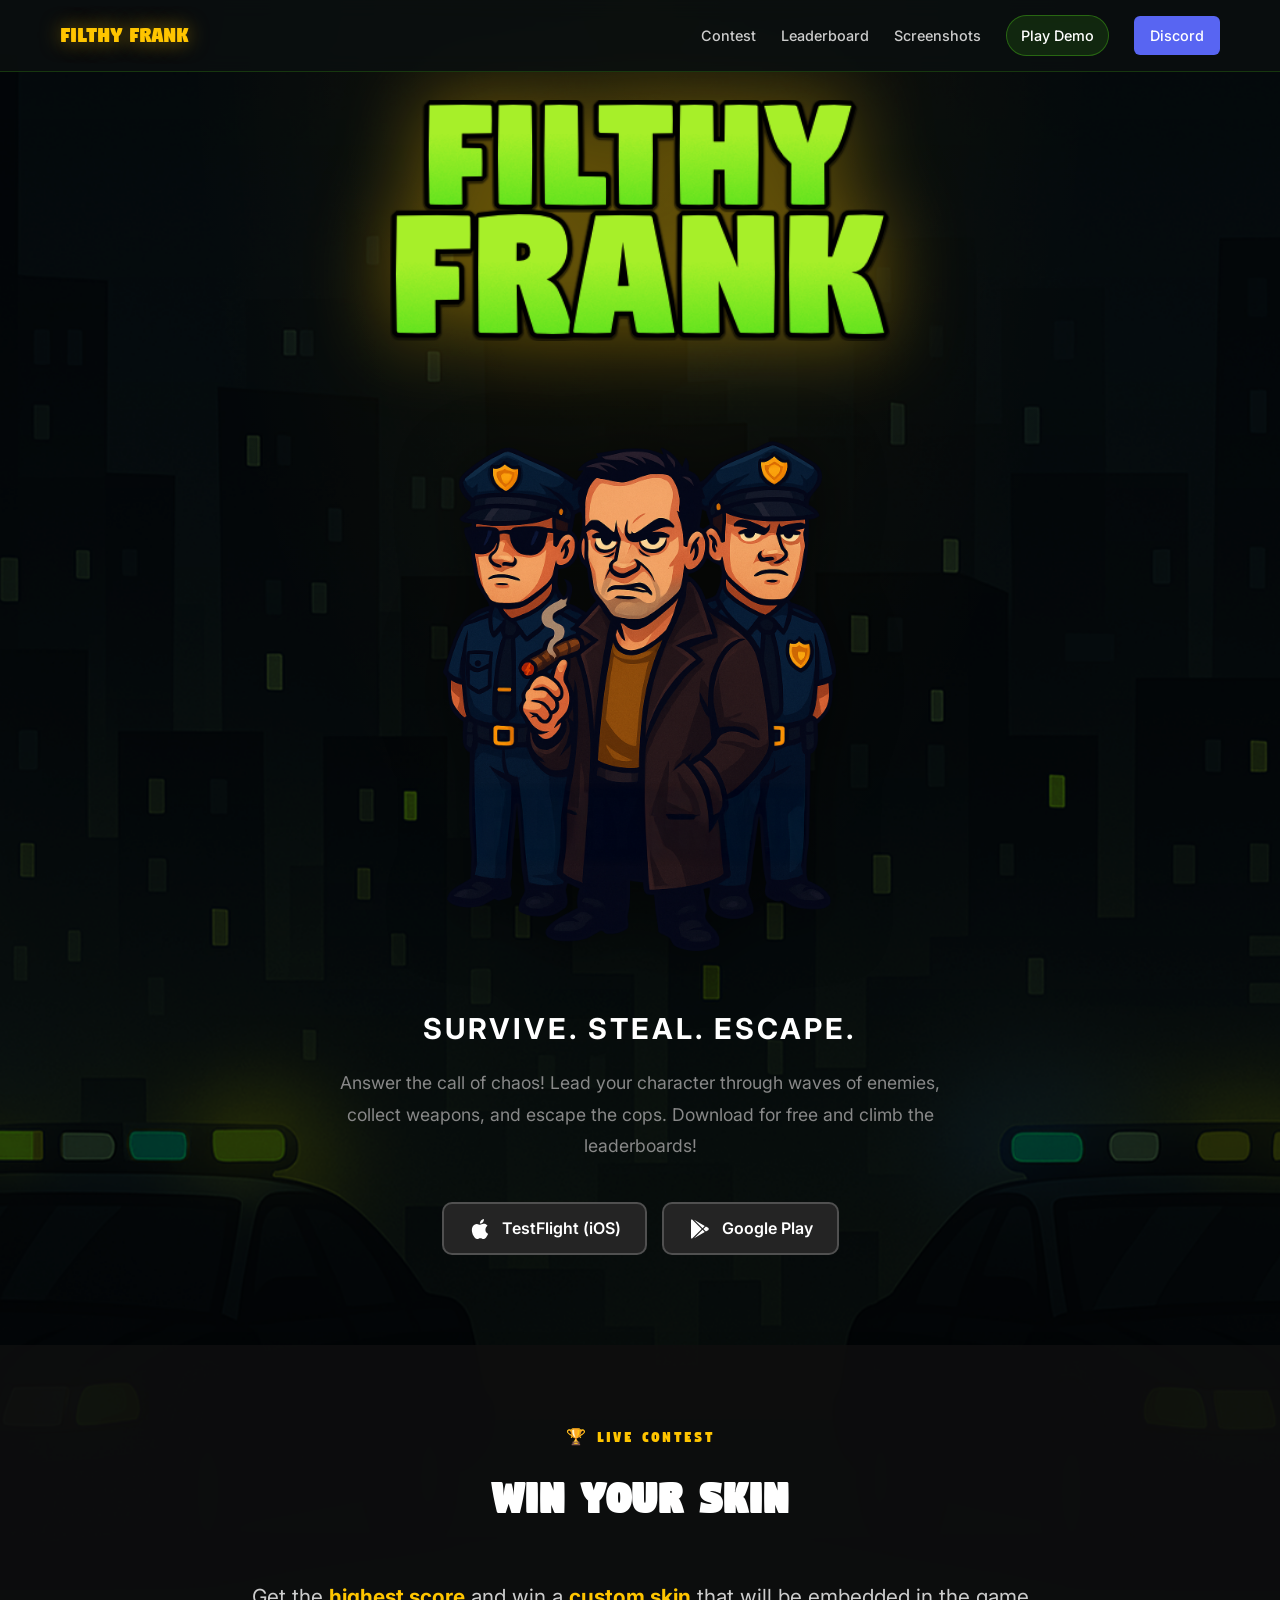
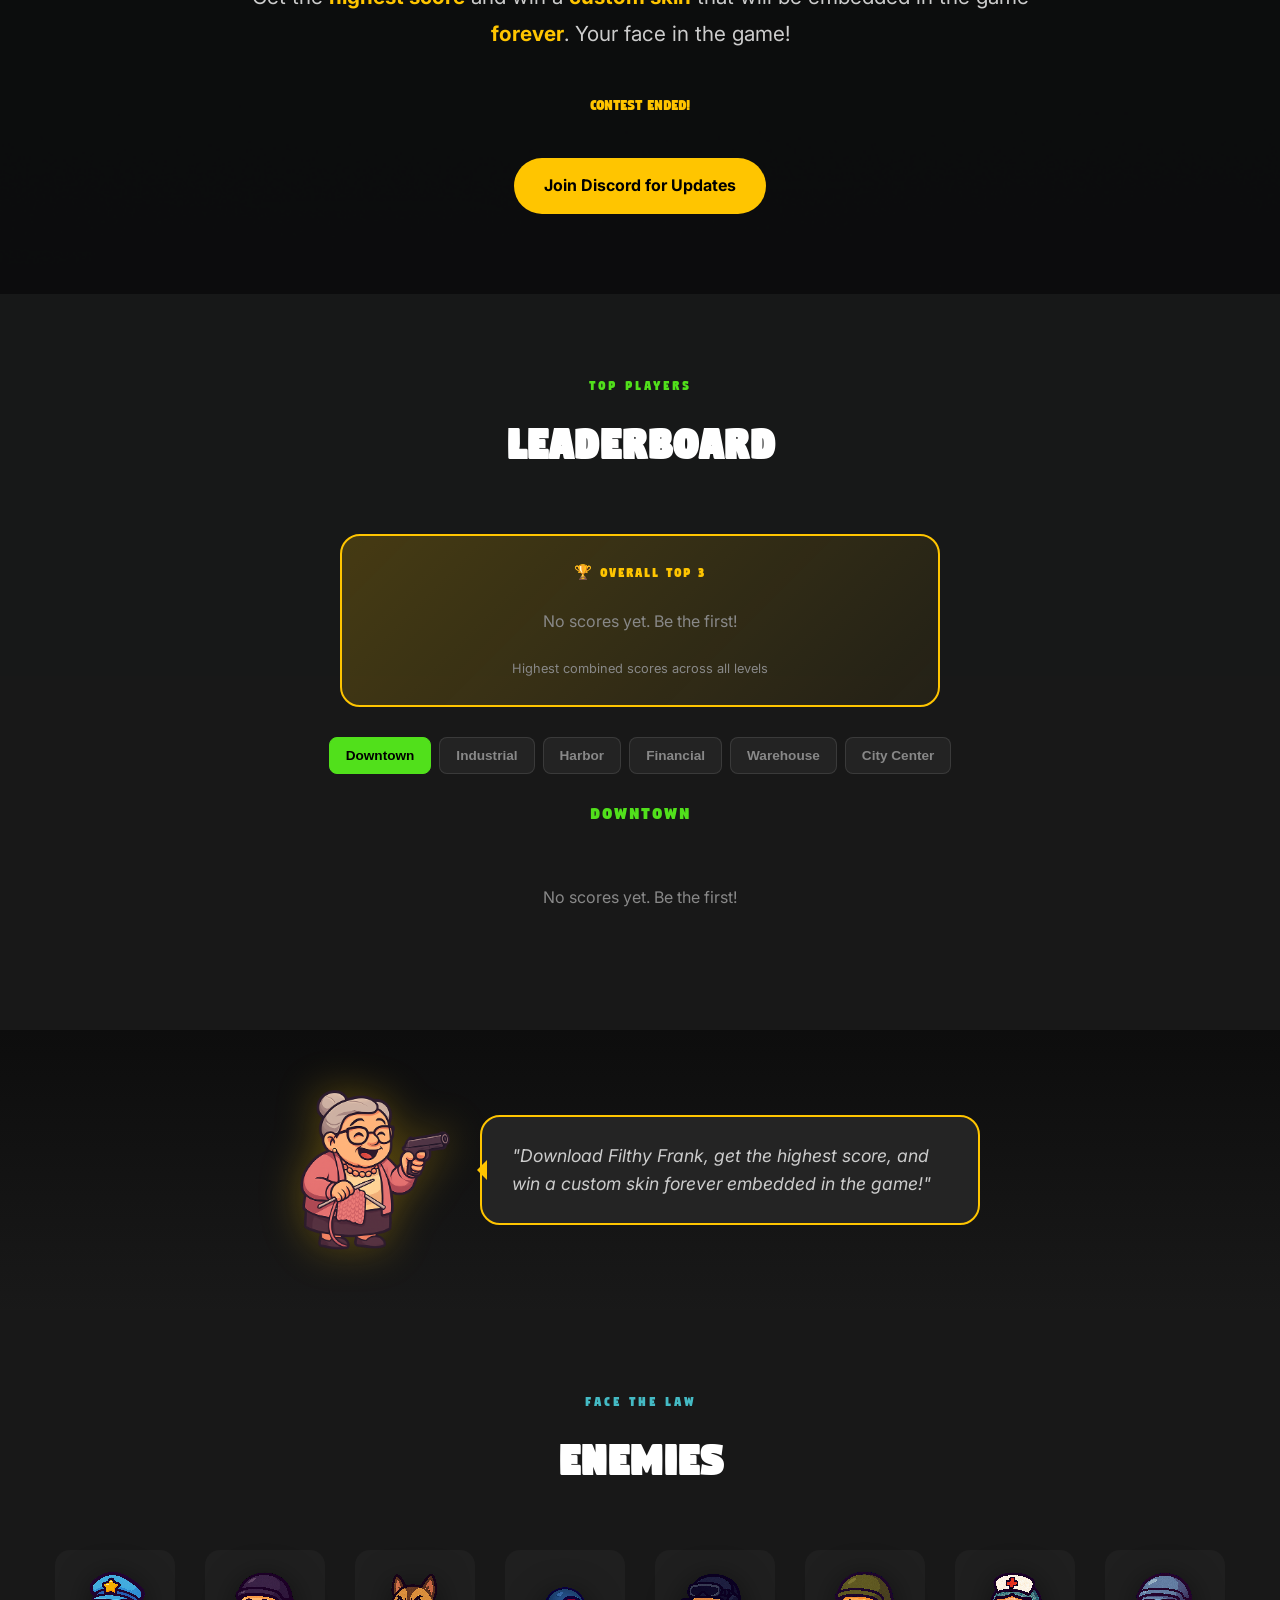
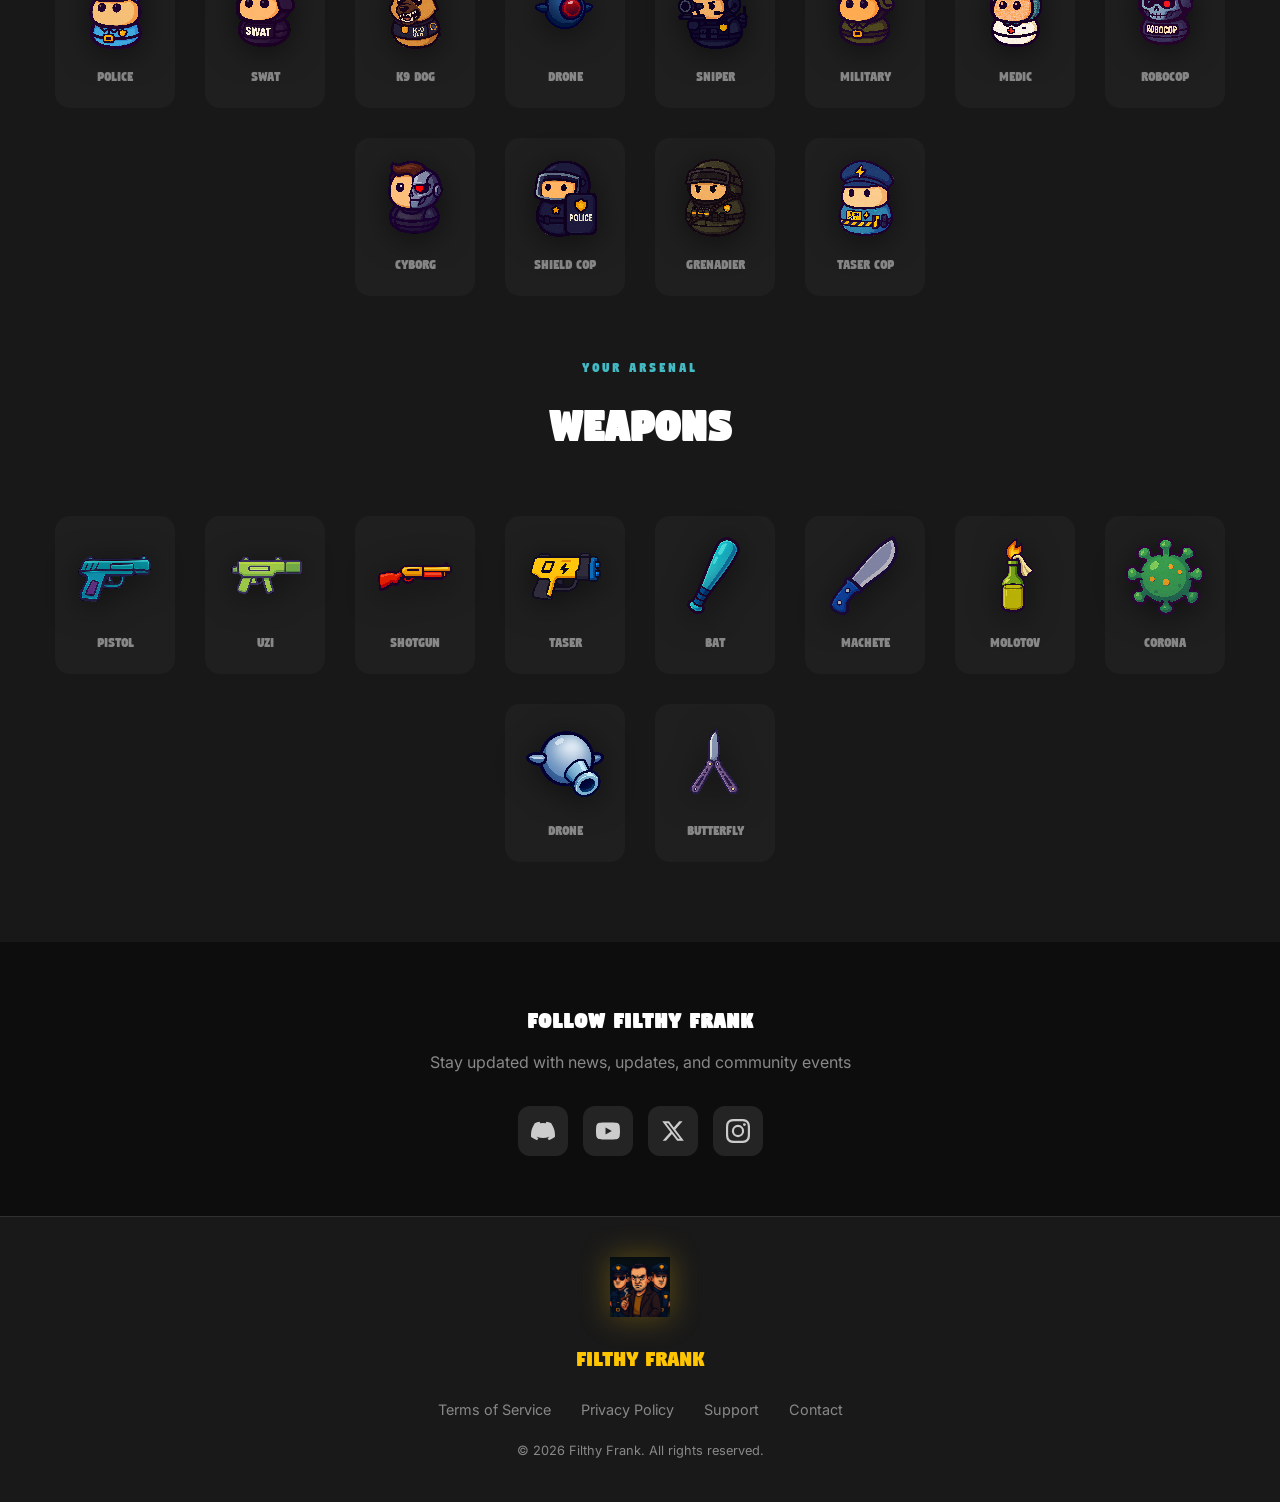
<file: index.html>
<!DOCTYPE html>
<html lang="en">
<head>
    <meta charset="UTF-8">
    <meta name="viewport" content="width=device-width, initial-scale=1.0">
    <title>Filthy Frank - Mobile Action Game</title>
    
    <!-- Google Analytics -->
    <script async src="https://www.googletagmanager.com/gtag/js?id=G-KZTMSFMM34"></script>
    <script>
        window.dataLayer = window.dataLayer || [];
        function gtag(){dataLayer.push(arguments);}
        gtag('js', new Date());
        gtag('config', 'G-KZTMSFMM34');
    </script>
    <meta name="description" content="Survive. Steal. Escape. Download Filthy Frank now and compete in our Win Your Skin contest!">
    
    <!-- Open Graph / Social Media -->
    <meta property="og:title" content="Filthy Frank - Win Your Skin Contest">
    <meta property="og:description" content="Win a custom skin embedded in the game forever! Download now and compete.">
    <meta property="og:image" content="assets/og-image.png">
    <meta property="og:type" content="website">
    
    <!-- Favicon -->
    <link rel="icon" type="image/png" sizes="512x512" href="favicon.png">
    <link rel="apple-touch-icon" href="favicon.png">
    
    <!-- Custom Digitalt Font -->
    <style>
        @font-face {
            font-family: 'Digitalt';
            src: url('assets/fonts/Digitalt.ttf') format('truetype');
            font-weight: normal;
            font-style: normal;
            font-display: swap;
        }
    </style>
    
    <!-- Google Fonts for body -->
    <link rel="preconnect" href="https://fonts.googleapis.com">
    <link rel="preconnect" href="https://fonts.gstatic.com" crossorigin>
    <link href="https://fonts.googleapis.com/css2?family=Inter:wght@400;500;600;700;800&display=swap" rel="stylesheet">
    
    <style>
        /* ============================================
           CSS VARIABLES - SUPERCELL DARK THEME
           ============================================ */
        :root {
            --bg-dark: #0d0d0d;
            --bg-section: #1a1a1a;
            --bg-card: #242424;
            --accent-gold: #FFC500;
            --accent-green: #51E01B;
            --accent-cyan: #44BAC4;
            --accent-red: #ff4757;
            --text-white: #ffffff;
            --text-gray: #888888;
            --text-light: #cccccc;
        }

        /* ============================================
           RESET & BASE
           ============================================ */
        * {
            margin: 0;
            padding: 0;
            box-sizing: border-box;
        }

        html {
            scroll-behavior: smooth;
        }

        body {
            font-family: 'Inter', -apple-system, BlinkMacSystemFont, sans-serif;
            background: var(--bg-dark);
            background-image: url('assets/game/background.png');
            background-size: cover;
            background-position: center top;
            background-attachment: fixed;
            background-repeat: no-repeat;
            color: var(--text-white);
            line-height: 1.6;
            overflow-x: hidden;
        }

        /* ============================================
           TYPOGRAPHY
           ============================================ */
        .game-font {
            font-family: 'Digitalt', monospace;
        }

        h1, h2, h3 {
            font-family: 'Digitalt', monospace;
            letter-spacing: 1px;
        }

        /* ============================================
           HEADER / NAV
           ============================================ */
        .header {
            position: fixed;
            top: 0;
            left: 0;
            right: 0;
            z-index: 1000;
            background: rgba(10, 15, 15, 0.9);
            backdrop-filter: blur(10px);
            border-bottom: 1px solid rgba(81, 224, 27, 0.2);
        }

        .nav {
            max-width: 1200px;
            margin: 0 auto;
            padding: 15px 20px;
            display: flex;
            align-items: center;
            justify-content: space-between;
        }

        .nav-logo {
            font-family: 'Digitalt', monospace;
            font-size: 1.5rem;
            color: var(--accent-gold);
            text-decoration: none;
            text-shadow: 0 0 20px rgba(255, 197, 0, 0.5);
        }

        .nav-links {
            display: flex;
            gap: 25px;
            align-items: center;
        }

        .nav-links a {
            color: var(--text-light);
            text-decoration: none;
            font-size: 0.9rem;
            font-weight: 500;
            transition: color 0.3s;
        }

        .nav-links a:hover {
            color: var(--accent-gold);
        }

        .nav-discord {
            background: #5865F2;
            color: white !important;
            padding: 8px 16px;
            border-radius: 6px;
            font-weight: 600;
        }

        .nav-discord:hover {
            background: #4752c4;
            color: white !important;
        }

        /* ============================================
           PLAYABLE DEMO (NON-INTRUSIVE)
           ============================================ */
        .nav-play {
            background: rgba(81, 224, 27, 0.12);
            border: 1px solid rgba(81, 224, 27, 0.35);
            padding: 8px 14px;
            border-radius: 999px;
            color: var(--text-white) !important;
            font-weight: 700;
        }

        .nav-play:hover {
            background: rgba(81, 224, 27, 0.2);
            border-color: rgba(81, 224, 27, 0.55);
            transform: translateY(-1px);
        }

        .playable-modal {
            position: fixed;
            inset: 0;
            z-index: 2000;
            display: none;
            place-items: center;
            background: rgba(0, 0, 0, 0.75);
            backdrop-filter: blur(10px);
            padding: 16px;
        }

        .playable-modal.open {
            display: grid;
        }

        .playable-shell {
            width: min(420px, 100%);
            aspect-ratio: 360 / 640;
            border-radius: 22px;
            overflow: hidden;
            border: 1px solid rgba(255, 197, 0, 0.25);
            background: rgba(10, 15, 15, 0.9);
            box-shadow: 0 26px 80px rgba(0, 0, 0, 0.6);
            position: relative;
        }

        .playable-iframe {
            width: 100%;
            height: 100%;
            border: 0;
            display: block;
            background: #000;
        }

        .playable-close {
            position: absolute;
            top: 10px;
            right: 10px;
            width: 40px;
            height: 40px;
            border-radius: 999px;
            border: 1px solid rgba(255, 255, 255, 0.18);
            background: rgba(0, 0, 0, 0.38);
            color: white;
            cursor: pointer;
            display: grid;
            place-items: center;
            font-size: 18px;
            z-index: 5;
        }

        .playable-close:hover {
            background: rgba(0, 0, 0, 0.55);
        }

        /* Mobile nav toggle */
        .nav-toggle {
            display: none;
            background: none;
            border: none;
            color: white;
            font-size: 1.5rem;
            cursor: pointer;
        }

        /* ============================================
           HERO SECTION - SUPERCELL STYLE
           ============================================ */
        .hero {
            min-height: 100vh;
            display: flex;
            flex-direction: column;
            align-items: center;
            justify-content: center;
            text-align: center;
            padding: 100px 20px 60px;
            background: transparent;
            position: relative;
            overflow: hidden;
        }

        /* Subtle overlay for text readability */
        .hero::before {
            content: '';
            position: absolute;
            top: 0;
            left: 0;
            right: 0;
            bottom: 0;
            background: 
                linear-gradient(180deg, rgba(0,0,0,0.3) 0%, rgba(0,0,0,0.5) 100%),
                radial-gradient(ellipse at 50% 0%, rgba(255, 197, 0, 0.1) 0%, transparent 50%);
            pointer-events: none;
        }

        .hero-content {
            position: relative;
            z-index: 1;
            max-width: 800px;
        }

        .hero-logo {
            max-width: 500px;
            width: 90%;
            height: auto;
            margin-bottom: 20px;
            filter: drop-shadow(0 0 40px rgba(255, 197, 0, 0.4));
        }

        .hero-characters {
            max-width: 400px;
            width: 80%;
            height: auto;
            margin-bottom: 30px;
            filter: drop-shadow(0 10px 30px rgba(0, 0, 0, 0.5));
        }

        .hero-title {
            font-size: clamp(2.5rem, 10vw, 5rem);
            color: var(--accent-gold);
            text-shadow: 
                0 0 30px rgba(255, 197, 0, 0.6),
                0 4px 0 #b38600;
            margin-bottom: 20px;
            text-transform: uppercase;
        }

        .hero-tagline {
            font-size: clamp(1.2rem, 4vw, 1.8rem);
            color: var(--text-white);
            margin-bottom: 15px;
            font-weight: 700;
            text-transform: uppercase;
            letter-spacing: 3px;
        }

        .hero-description {
            font-size: 1.1rem;
            color: var(--text-gray);
            max-width: 600px;
            margin: 0 auto 40px;
            line-height: 1.8;
        }

        /* ============================================
           DOWNLOAD BUTTONS - SUPERCELL STYLE
           ============================================ */
        .download-buttons {
            display: flex;
            flex-wrap: wrap;
            gap: 15px;
            justify-content: center;
            margin-bottom: 30px;
        }

        .store-badge {
            height: 50px;
            transition: transform 0.3s, filter 0.3s;
        }

        .store-badge:hover {
            transform: scale(1.05);
            filter: brightness(1.1);
        }

        /* Custom store buttons if no badges */
        .store-btn {
            display: inline-flex;
            align-items: center;
            gap: 10px;
            padding: 12px 24px;
            background: var(--bg-card);
            border: 2px solid rgba(255, 255, 255, 0.2);
            border-radius: 10px;
            color: white;
            text-decoration: none;
            font-weight: 600;
            transition: all 0.3s;
        }

        .store-btn:hover {
            background: var(--bg-section);
            border-color: var(--accent-gold);
            transform: translateY(-3px);
        }

        .store-btn svg {
            width: 24px;
            height: 24px;
        }

        /* ============================================
           CONTEST SECTION - FULL WIDTH CLEAN
           ============================================ */
        .contest-section {
            padding: 80px 20px;
            background: rgba(13, 13, 13, 0.95);
            text-align: center;
        }

        .contest-section .section-header {
            margin-bottom: 40px;
        }

        .contest-content {
            max-width: 800px;
            margin: 0 auto;
        }

        .contest-prize-text {
            font-size: 1.3rem;
            color: var(--text-light);
            margin-bottom: 40px;
            line-height: 1.8;
        }

        .contest-prize-text strong {
            color: var(--accent-gold);
        }

        /* Countdown - Clean Grid */
        .countdown {
            display: flex;
            justify-content: center;
            gap: 20px;
            margin-bottom: 40px;
        }

        .countdown-item {
            background: rgba(255, 255, 255, 0.05);
            border: 1px solid rgba(255, 255, 255, 0.1);
            border-radius: 15px;
            padding: 20px 15px;
            min-width: 80px;
        }

        .countdown-value {
            font-family: 'Digitalt', monospace;
            font-size: 2.5rem;
            color: var(--accent-gold);
            display: block;
            line-height: 1;
        }

        .countdown-unit {
            font-size: 0.75rem;
            color: var(--text-gray);
            text-transform: uppercase;
            margin-top: 8px;
            letter-spacing: 1px;
        }

        .contest-cta {
            display: inline-flex;
            align-items: center;
            gap: 10px;
            background: var(--accent-gold);
            color: #000;
            padding: 15px 30px;
            border-radius: 50px;
            font-weight: 700;
            font-size: 1rem;
            text-decoration: none;
            transition: all 0.3s;
        }

        .contest-cta:hover {
            transform: scale(1.05);
            box-shadow: 0 10px 30px rgba(255, 197, 0, 0.3);
        }

        @media (max-width: 500px) {
            .countdown {
                gap: 10px;
            }
            .countdown-item {
                min-width: 65px;
                padding: 15px 10px;
            }
            .countdown-value {
                font-size: 1.8rem;
            }
        }

        /* ============================================
           NEWS / LEADERBOARD SECTION
           ============================================ */
        .section {
            padding: 80px 20px;
            max-width: 1200px;
            margin: 0 auto;
        }

        .section-header {
            text-align: center;
            margin-bottom: 50px;
        }

        .section-label {
            font-family: 'Digitalt', monospace;
            color: var(--accent-cyan);
            font-size: 0.9rem;
            text-transform: uppercase;
            letter-spacing: 3px;
            margin-bottom: 10px;
        }

        .contest-section .section-label {
            color: var(--accent-gold);
            font-size: 1rem;
        }

        .leaderboard-section .section-label {
            color: var(--accent-green);
        }

        .section-title {
            font-size: clamp(2rem, 6vw, 3rem);
            color: var(--text-white);
        }

        /* Leaderboard Section - Clean Style */
        .leaderboard-section {
            padding: 80px 20px;
            background: rgba(26, 26, 26, 0.9);
            max-width: 100%;
            width: 100%;
        }

        .leaderboard-container {
            max-width: 600px;
            margin: 0 auto;
        }

        .leaderboard-scores {
            background: transparent;
        }

        .leaderboard-list {
            list-style: none;
        }

        .leaderboard-item {
            display: flex;
            align-items: center;
            padding: 18px 20px;
            border-radius: 12px;
            margin-bottom: 10px;
            background: rgba(255, 255, 255, 0.03);
            border: 1px solid rgba(255, 255, 255, 0.08);
            transition: all 0.3s;
        }

        .leaderboard-item:hover {
            background: rgba(255, 255, 255, 0.08);
            transform: translateX(5px);
        }

        .leaderboard-item.top-1 {
            background: linear-gradient(135deg, rgba(255, 197, 0, 0.15), rgba(255, 197, 0, 0.05));
            border-color: rgba(255, 197, 0, 0.3);
        }

        .leaderboard-item.top-2 {
            background: linear-gradient(135deg, rgba(192, 192, 192, 0.1), rgba(192, 192, 192, 0.03));
            border-color: rgba(192, 192, 192, 0.2);
        }

        .leaderboard-item.top-3 {
            background: linear-gradient(135deg, rgba(205, 127, 50, 0.12), rgba(205, 127, 50, 0.04));
            border-color: rgba(205, 127, 50, 0.25);
        }

        .rank-badge {
            display: flex;
            align-items: center;
            gap: 8px;
            min-width: 60px;
        }

        .rank-icon {
            font-size: 1.3rem;
        }

        .rank {
            font-family: 'Digitalt', monospace;
            font-size: 1.2rem;
            color: var(--text-gray);
        }

        .top-1 .rank { color: var(--accent-gold); }
        .top-2 .rank { color: #c0c0c0; }
        .top-3 .rank { color: #cd7f32; }

        .player-name {
            flex: 1;
            font-weight: 600;
            font-size: 1rem;
            margin-left: 15px;
            color: var(--text-white);
        }

        .player-score {
            font-family: 'Digitalt', monospace;
            font-size: 1.2rem;
            color: var(--accent-green);
        }

        .top-1 .player-score { color: var(--accent-gold); }

        .leaderboard-loading {
            text-align: center;
            padding: 40px;
            color: var(--text-gray);
        }

        /* Overall Champion Banner */
        .overall-champion {
            max-width: 600px;
            margin: 0 auto 30px;
            background: linear-gradient(135deg, rgba(255, 197, 0, 0.2), rgba(255, 197, 0, 0.05));
            border: 2px solid var(--accent-gold);
            border-radius: 20px;
            padding: 25px;
            text-align: center;
        }

        .champion-label {
            font-family: 'Digitalt', monospace;
            font-size: 0.9rem;
            color: var(--accent-gold);
            letter-spacing: 2px;
            margin-bottom: 15px;
        }

        .top3-list {
            display: flex;
            flex-direction: column;
            gap: 12px;
        }

        .top3-loading {
            color: var(--text-gray);
            text-align: center;
            padding: 10px;
        }

        .top3-item {
            display: flex;
            align-items: center;
            justify-content: space-between;
            padding: 12px 20px;
            background: rgba(0, 0, 0, 0.3);
            border-radius: 10px;
            gap: 15px;
        }

        .top3-item.rank-1 {
            background: linear-gradient(135deg, rgba(255, 197, 0, 0.3), rgba(255, 197, 0, 0.1));
            border: 1px solid rgba(255, 197, 0, 0.5);
        }

        .top3-item.rank-2 {
            background: linear-gradient(135deg, rgba(192, 192, 192, 0.2), rgba(192, 192, 192, 0.05));
            border: 1px solid rgba(192, 192, 192, 0.3);
        }

        .top3-item.rank-3 {
            background: linear-gradient(135deg, rgba(205, 127, 50, 0.2), rgba(205, 127, 50, 0.05));
            border: 1px solid rgba(205, 127, 50, 0.3);
        }

        .top3-rank {
            font-size: 1.5rem;
            min-width: 40px;
            text-align: center;
        }

        .top3-name {
            font-family: 'Digitalt', monospace;
            font-size: 1.3rem;
            color: var(--text-white);
            flex: 1;
        }

        .top3-score {
            font-family: 'Digitalt', monospace;
            font-size: 1.1rem;
            color: var(--accent-gold);
        }

        .rank-1 .top3-score { color: #FFD700; }
        .rank-2 .top3-score { color: #C0C0C0; }
        .rank-3 .top3-score { color: #CD7F32; }

        .champion-subtitle {
            font-size: 0.8rem;
            color: var(--text-gray);
            margin-top: 15px;
        }

        .cta-banner {
            margin-top: 20px;
            padding: 15px 20px;
            background: linear-gradient(135deg, rgba(81, 224, 27, 0.15), rgba(81, 224, 27, 0.05));
            border: 1px solid rgba(81, 224, 27, 0.3);
            border-radius: 12px;
            display: flex;
            flex-direction: column;
            align-items: center;
            gap: 12px;
        }

        .cta-text {
            font-size: 1rem;
            color: var(--text-light);
        }

        .cta-time {
            display: inline-block;
            background: var(--accent-gold);
            color: #000;
            font-family: 'Inter', sans-serif;
            font-weight: 900;
            font-size: 1.2rem;
            padding: 8px 16px;
            border-radius: 8px;
            margin: 0 8px;
            letter-spacing: 1px;
            text-shadow: none;
            box-shadow: 0 2px 8px rgba(255, 197, 0, 0.4);
        }

        .cta-buttons {
            display: flex;
            gap: 12px;
        }

        .cta-button {
            display: inline-flex;
            align-items: center;
            gap: 8px;
            background: var(--accent-green);
            color: #000;
            padding: 10px 20px;
            border-radius: 25px;
            font-weight: 700;
            font-size: 0.9rem;
            text-decoration: none;
            transition: all 0.3s;
        }

        .cta-button:hover {
            transform: scale(1.05);
            box-shadow: 0 5px 20px rgba(81, 224, 27, 0.4);
        }

        .cta-button svg {
            flex-shrink: 0;
        }

        @media (max-width: 500px) {
            .cta-text {
                font-size: 0.9rem;
                text-align: center;
            }
        }

        /* Level Tabs */
        .level-tabs {
            display: flex;
            justify-content: center;
            flex-wrap: wrap;
            gap: 8px;
            max-width: 700px;
            margin: 0 auto 25px;
        }

        .level-tab {
            background: rgba(255, 255, 255, 0.05);
            border: 1px solid rgba(255, 255, 255, 0.1);
            border-radius: 8px;
            padding: 10px 16px;
            color: var(--text-gray);
            font-size: 0.85rem;
            font-weight: 600;
            cursor: pointer;
            transition: all 0.3s;
        }

        .level-tab:hover {
            background: rgba(255, 255, 255, 0.1);
            color: var(--text-white);
        }

        .level-tab.active {
            background: var(--accent-green);
            border-color: var(--accent-green);
            color: #000;
        }

        .level-title {
            font-family: 'Digitalt', monospace;
            font-size: 1.2rem;
            color: var(--accent-green);
            text-align: center;
            margin-bottom: 15px;
            text-transform: uppercase;
            letter-spacing: 2px;
        }

        @media (max-width: 500px) {
            .level-tabs {
                gap: 5px;
            }
            .level-tab {
                padding: 8px 12px;
                font-size: 0.75rem;
            }
            .champion-name {
                font-size: 1.5rem;
            }
            .champion-score {
                font-size: 1.2rem;
            }
        }

        /* ============================================
           MIMA GUIDE SECTION
           ============================================ */
        .mima-section {
            padding: 60px 20px;
            background: linear-gradient(180deg, rgba(13, 13, 13, 0.85) 0%, rgba(26, 26, 26, 0.9) 100%);
        }

        .mima-container {
            max-width: 800px;
            margin: 0 auto;
            display: flex;
            align-items: center;
            gap: 30px;
            flex-wrap: wrap;
            justify-content: center;
        }

        .mima-character {
            width: 150px;
            height: auto;
            filter: drop-shadow(0 0 20px rgba(255, 197, 0, 0.3));
            animation: float 3s ease-in-out infinite;
        }

        .mima-speech {
            background: var(--bg-card);
            border: 2px solid var(--accent-gold);
            border-radius: 20px;
            padding: 25px 30px;
            max-width: 500px;
            position: relative;
        }

        .mima-speech::before {
            content: '';
            position: absolute;
            left: -15px;
            top: 50%;
            transform: translateY(-50%);
            border: 10px solid transparent;
            border-right-color: var(--accent-gold);
        }

        .mima-text {
            font-size: 1.1rem;
            color: var(--text-light);
            font-style: italic;
        }

        @media (max-width: 600px) {
            .mima-container {
                flex-direction: column;
                text-align: center;
            }
            .mima-speech::before {
                display: none;
            }
        }

        /* ============================================
           SCREENSHOTS / GALLERY
           ============================================ */
        .gallery-section {
            background: rgba(26, 26, 26, 0.9);
            padding: 80px 20px;
        }

        .sprite-showcase {
            display: flex;
            gap: 30px;
            justify-content: center;
            flex-wrap: wrap;
            margin-top: 40px;
        }

        .sprite-item {
            display: flex;
            flex-direction: column;
            align-items: center;
            gap: 15px;
            padding: 20px;
            background: rgba(255, 255, 255, 0.03);
            border-radius: 15px;
            transition: all 0.3s;
            min-width: 100px;
        }

        .sprite-item:hover {
            background: rgba(255, 197, 0, 0.1);
            transform: translateY(-5px);
        }

        .sprite-item img {
            width: 80px;
            height: 80px;
            object-fit: contain;
            image-rendering: pixelated;
            filter: drop-shadow(0 5px 15px rgba(0, 0, 0, 0.5));
        }

        .sprite-item span {
            font-family: 'Digitalt', monospace;
            font-size: 0.9rem;
            color: var(--text-gray);
        }

        .sprite-item:hover span {
            color: var(--accent-gold);
        }

        .screenshots {
            display: flex;
            gap: 20px;
            justify-content: center;
            flex-wrap: wrap;
            margin-top: 40px;
        }

        .screenshot {
            width: 200px;
            border-radius: 20px;
            box-shadow: 0 20px 50px rgba(0, 0, 0, 0.5);
            transition: transform 0.3s;
        }

        .screenshot:hover {
            transform: translateY(-10px) scale(1.02);
        }

        /* ============================================
           SOCIAL / FOLLOW SECTION
           ============================================ */
        .social-section {
            padding: 60px 20px;
            text-align: center;
            background: rgba(13, 13, 13, 0.8);
        }

        .social-title {
            font-size: 1.5rem;
            margin-bottom: 10px;
        }

        .social-subtitle {
            color: var(--text-gray);
            margin-bottom: 30px;
        }

        .social-links {
            display: flex;
            gap: 15px;
            justify-content: center;
            flex-wrap: wrap;
        }

        .social-link {
            display: flex;
            align-items: center;
            justify-content: center;
            width: 50px;
            height: 50px;
            background: var(--bg-card);
            border-radius: 12px;
            color: var(--text-light);
            text-decoration: none;
            transition: all 0.3s;
        }

        .social-link:hover {
            background: var(--accent-gold);
            color: #000;
            transform: translateY(-3px);
        }

        .social-link svg {
            width: 24px;
            height: 24px;
        }

        /* ============================================
           FOOTER
           ============================================ */
        .footer {
            background: rgba(26, 26, 26, 0.95);
            padding: 40px 20px;
            text-align: center;
            border-top: 1px solid rgba(255, 255, 255, 0.1);
        }

        .footer-icon {
            width: 60px;
            height: 60px;
            margin-bottom: 15px;
            filter: drop-shadow(0 0 15px rgba(255, 197, 0, 0.3));
        }

        .footer-logo {
            font-family: 'Digitalt', monospace;
            font-size: 1.5rem;
            color: var(--accent-gold);
            margin-bottom: 20px;
        }

        .footer-links {
            display: flex;
            gap: 30px;
            justify-content: center;
            margin-bottom: 20px;
            flex-wrap: wrap;
        }

        .footer-links a {
            color: var(--text-gray);
            text-decoration: none;
            font-size: 0.9rem;
            transition: color 0.3s;
        }

        .footer-links a:hover {
            color: var(--text-white);
        }

        .copyright {
            color: var(--text-gray);
            font-size: 0.8rem;
        }

        /* ============================================
           MOBILE RESPONSIVE
           ============================================ */
        @media (max-width: 768px) {
            .nav-links {
                display: none;
                position: absolute;
                top: 100%;
                left: 0;
                right: 0;
                background: rgba(10, 15, 15, 0.98);
                flex-direction: column;
                padding: 20px;
                gap: 15px;
                border-top: 1px solid rgba(255, 255, 255, 0.1);
            }

            .nav-links.open {
                display: flex;
            }

            .nav-links a, .nav-links .nav-play {
                padding: 12px 15px;
                border-radius: 8px;
                background: rgba(255, 255, 255, 0.05);
                text-align: center;
            }

            .nav-toggle {
                display: block;
            }

            .nav {
                position: relative;
            }

            .hero-title {
                font-size: 2.5rem;
            }

            .countdown-item {
                min-width: 50px;
                padding: 10px 5px;
            }

            .countdown-value {
                font-size: 1.4rem;
            }

            .screenshot {
                width: 150px;
            }

            .leaderboard-card {
                padding: 20px 15px;
            }
        }

        /* ============================================
           ANIMATIONS
           ============================================ */
        @keyframes float {
            0%, 100% { transform: translateY(0); }
            50% { transform: translateY(-10px); }
        }

        .float {
            animation: float 3s ease-in-out infinite;
        }
    </style>
</head>
<body>
    <!-- ============================================
         HEADER / NAV
         ============================================ -->
    <header class="header">
        <nav class="nav">
            <a href="#" class="nav-logo">FILTHY FRANK</a>
            <div class="nav-links">
                <a href="#contest">Contest</a>
                <a href="#leaderboard">Leaderboard</a>
                <a href="#screenshots">Screenshots</a>
                <a href="#" class="nav-play" id="playDemoBtn">Play Demo</a>
                <a href="#" class="nav-discord" id="discordNav">Discord</a>
            </div>
            <button class="nav-toggle" aria-label="Menu">☰</button>
        </nav>
    </header>

    <!-- ============================================
         HERO SECTION
         ============================================ -->
    <section class="hero">
        <div class="hero-content">
            <img src="assets/game/maintitle.png" alt="Filthy Frank" class="hero-logo float">
            
            <!-- Protagonists image -->
            <img src="assets/game/protagonists.png" alt="Characters" class="hero-characters">
            <p class="hero-tagline">Survive. Steal. Escape.</p>
            <p class="hero-description">
                Answer the call of chaos! Lead your character through waves of enemies, 
                collect weapons, and escape the cops. Download for free and climb the leaderboards!
            </p>
            
            <!-- Download Buttons -->
            <div class="download-buttons">
                <a href="#" class="store-btn" id="appStoreBtn">
                    <svg viewBox="0 0 24 24" fill="currentColor">
                        <path d="M18.71 19.5c-.83 1.24-1.71 2.45-3.05 2.47-1.34.03-1.77-.79-3.29-.79-1.53 0-2 .77-3.27.82-1.31.05-2.3-1.32-3.14-2.53C4.25 17 2.94 12.45 4.7 9.39c.87-1.52 2.43-2.48 4.12-2.51 1.28-.02 2.5.87 3.29.87.78 0 2.26-1.07 3.81-.91.65.03 2.47.26 3.64 1.98-.09.06-2.17 1.28-2.15 3.81.03 3.02 2.65 4.03 2.68 4.04-.03.07-.42 1.44-1.38 2.83M13 3.5c.73-.83 1.94-1.46 2.94-1.5.13 1.17-.34 2.35-1.04 3.19-.69.85-1.83 1.51-2.95 1.42-.15-1.15.41-2.35 1.05-3.11z"/>
                    </svg>
                    TestFlight (iOS)
                </a>
                <a href="#" class="store-btn" id="googlePlayBtn">
                    <svg viewBox="0 0 24 24" fill="currentColor">
                        <path d="M3,20.5V3.5C3,2.91 3.34,2.39 3.84,2.15L13.69,12L3.84,21.85C3.34,21.6 3,21.09 3,20.5M16.81,15.12L6.05,21.34L14.54,12.85L16.81,15.12M20.16,10.81C20.5,11.08 20.75,11.5 20.75,12C20.75,12.5 20.5,12.92 20.16,13.19L17.89,14.5L15.39,12L17.89,9.5L20.16,10.81M6.05,2.66L16.81,8.88L14.54,11.15L6.05,2.66Z"/>
                    </svg>
                    Google Play
                </a>
            </div>

        </div>
    </section>

    <!-- ============================================
         CONTEST SECTION - CLEAN FULL WIDTH
         ============================================ -->
    <section class="contest-section" id="contest">
        <div class="section-header">
            <p class="section-label">🏆 Live Contest</p>
            <h2 class="section-title">Win Your Skin</h2>
        </div>
        
        <div class="contest-content">
            <p class="contest-prize-text">
                Get the <strong>highest score</strong> and win a <strong>custom skin</strong> that will be embedded in the game <strong>forever</strong>. Your face in the game!
            </p>
            
            <div class="countdown" id="countdown">
                <div class="countdown-item">
                    <span class="countdown-value" id="days">00</span>
                    <span class="countdown-unit">Days</span>
                </div>
                <div class="countdown-item">
                    <span class="countdown-value" id="hours">00</span>
                    <span class="countdown-unit">Hours</span>
                </div>
                <div class="countdown-item">
                    <span class="countdown-value" id="minutes">00</span>
                    <span class="countdown-unit">Mins</span>
                </div>
                <div class="countdown-item">
                    <span class="countdown-value" id="seconds">00</span>
                    <span class="countdown-unit">Secs</span>
                </div>
            </div>
            
            <a href="#" class="contest-cta" id="discordContest">
                Join Discord for Updates
            </a>
        </div>
    </section>

    <!-- ============================================
         LEADERBOARD SECTION - Multi-Level with Overall Champion
         ============================================ -->
    <section class="leaderboard-section" id="leaderboard">
        <div class="section-header">
            <p class="section-label">Top Players</p>
            <h2 class="section-title">Leaderboard</h2>
        </div>
        
        <!-- Overall Top 3 Banner -->
        <div class="overall-champion" id="overallChampion">
            <div class="champion-label">🏆 OVERALL TOP 3</div>
            <div class="top3-list" id="top3List">
                <div class="top3-loading">Loading...</div>
            </div>
            <div class="champion-subtitle">Highest combined scores across all levels</div>
            <div class="cta-banner" id="ctaBanner">
                <span class="cta-text">⏰ You have <span class="cta-time" id="ctaTime">--</span> left to claim the throne!</span>
                <div class="cta-buttons">
                    <a href="#" class="cta-button cta-ios" id="ctaIOS">
                        <svg viewBox="0 0 24 24" fill="currentColor" width="18" height="18"><path d="M18.71 19.5c-.83 1.24-1.71 2.45-3.05 2.47-1.34.03-1.77-.79-3.29-.79-1.53 0-2 .77-3.27.82-1.31.05-2.3-1.32-3.14-2.53C4.25 17 2.94 12.45 4.7 9.39c.87-1.52 2.43-2.48 4.12-2.51 1.28-.02 2.5.87 3.29.87.78 0 2.26-1.07 3.81-.91.65.03 2.47.26 3.64 1.98-.09.06-2.17 1.28-2.15 3.81.03 3.02 2.65 4.03 2.68 4.04-.03.07-.42 1.44-1.38 2.83M13 3.5c.73-.83 1.94-1.46 2.94-1.5.13 1.17-.34 2.35-1.04 3.19-.69.85-1.83 1.51-2.95 1.42-.15-1.15.41-2.35 1.05-3.11z"/></svg>
                        iOS
                    </a>
                    <a href="#" class="cta-button cta-android" id="ctaAndroid">
                        <svg viewBox="0 0 24 24" fill="currentColor" width="18" height="18"><path d="M3,20.5V3.5C3,2.91 3.34,2.39 3.84,2.15L13.69,12L3.84,21.85C3.34,21.6 3,21.09 3,20.5M16.81,15.12L6.05,21.34L14.54,12.85L16.81,15.12M20.16,10.81C20.5,11.08 20.75,11.5 20.75,12C20.75,12.5 20.5,12.92 20.16,13.19L17.89,14.5L15.39,12L17.89,9.5L20.16,10.81M6.05,2.66L16.81,8.88L14.54,11.15L6.05,2.66Z"/></svg>
                        Android
                    </a>
                </div>
            </div>
        </div>
        
        <!-- Level Tabs -->
        <div class="level-tabs">
            <button class="level-tab active" data-level="downtown_01">Downtown</button>
            <button class="level-tab" data-level="industrial_01">Industrial</button>
            <button class="level-tab" data-level="harbor_01">Harbor</button>
            <button class="level-tab" data-level="financial_01">Financial</button>
            <button class="level-tab" data-level="warehouse_01">Warehouse</button>
            <button class="level-tab" data-level="citycenter_01">City Center</button>
        </div>
        
        <div class="leaderboard-container">
            <div class="level-title" id="levelTitle">Downtown</div>
            <ul class="leaderboard-list" id="leaderboardList">
                <li class="leaderboard-loading">Loading scores...</li>
            </ul>
        </div>
    </section>

    <!-- ============================================
         MIMA GUIDE SECTION
         ============================================ -->
    <section class="mima-section">
        <div class="mima-container">
            <img src="assets/characters/mima.png" alt="Mima" class="mima-character">
            <div class="mima-speech">
                <p class="mima-text">"Download Filthy Frank, get the highest score, and win a custom skin forever embedded in the game!"</p>
            </div>
        </div>
    </section>

    <!-- ============================================
         ENEMIES & WEAPONS SHOWCASE
         ============================================ -->
    <section class="gallery-section" id="screenshots">
        <div class="section-header">
            <p class="section-label">Face the Law</p>
            <h2 class="section-title">Enemies</h2>
        </div>
        
        <div class="sprite-showcase">
            <div class="sprite-item">
                <img src="assets/enemies/police.png" alt="Police">
                <span>Police</span>
            </div>
            <div class="sprite-item">
                <img src="assets/enemies/swat.png" alt="SWAT">
                <span>SWAT</span>
            </div>
            <div class="sprite-item">
                <img src="assets/enemies/k9.png" alt="K9 Dog">
                <span>K9 Dog</span>
            </div>
            <div class="sprite-item">
                <img src="assets/enemies/drone.png" alt="Drone">
                <span>Drone</span>
            </div>
            <div class="sprite-item">
                <img src="assets/enemies/sniper.png" alt="Sniper">
                <span>Sniper</span>
            </div>
            <div class="sprite-item">
                <img src="assets/enemies/military.png" alt="Military">
                <span>Military</span>
            </div>
            <div class="sprite-item">
                <img src="assets/enemies/medic.png" alt="Medic">
                <span>Medic</span>
            </div>
            <div class="sprite-item">
                <img src="assets/enemies/robocop.png" alt="Robocop">
                <span>Robocop</span>
            </div>
            <div class="sprite-item">
                <img src="assets/enemies/cyborg.png" alt="Cyborg">
                <span>Cyborg</span>
            </div>
            <div class="sprite-item">
                <img src="assets/enemies/shieldcop.png" alt="Shield Cop">
                <span>Shield Cop</span>
            </div>
            <div class="sprite-item">
                <img src="assets/enemies/grenadier.png" alt="Grenadier">
                <span>Grenadier</span>
            </div>
            <div class="sprite-item">
                <img src="assets/enemies/tasercop.png" alt="Taser Cop">
                <span>Taser Cop</span>
            </div>
        </div>

        <div class="section-header" style="margin-top: 60px;">
            <p class="section-label">Your Arsenal</p>
            <h2 class="section-title">Weapons</h2>
        </div>
        
        <div class="sprite-showcase">
            <div class="sprite-item">
                <img src="assets/weapons/pistol.png" alt="Pistol">
                <span>Pistol</span>
            </div>
            <div class="sprite-item">
                <img src="assets/weapons/uzi.png" alt="Uzi">
                <span>Uzi</span>
            </div>
            <div class="sprite-item">
                <img src="assets/weapons/shotgun.png" alt="Shotgun">
                <span>Shotgun</span>
            </div>
            <div class="sprite-item">
                <img src="assets/weapons/taser.png" alt="Taser">
                <span>Taser</span>
            </div>
            <div class="sprite-item">
                <img src="assets/weapons/bat.png" alt="Bat">
                <span>Bat</span>
            </div>
            <div class="sprite-item">
                <img src="assets/weapons/machete.png" alt="Machete">
                <span>Machete</span>
            </div>
            <div class="sprite-item">
                <img src="assets/weapons/molotov.png" alt="Molotov">
                <span>Molotov</span>
            </div>
            <div class="sprite-item">
                <img src="assets/weapons/corona.png" alt="Corona">
                <span>Corona</span>
            </div>
            <div class="sprite-item">
                <img src="assets/weapons/drone.png" alt="Drone">
                <span>Drone</span>
            </div>
            <div class="sprite-item">
                <img src="assets/weapons/butterfly.png" alt="Butterfly">
                <span>Butterfly</span>
            </div>
        </div>
    </section>

    <!-- ============================================
         SOCIAL SECTION
         ============================================ -->
    <section class="social-section">
        <h3 class="social-title game-font">Follow Filthy Frank</h3>
        <p class="social-subtitle">Stay updated with news, updates, and community events</p>
        
        <div class="social-links">
            <a href="#" class="social-link" id="discordSocial" title="Discord">
                <svg viewBox="0 0 24 24" fill="currentColor">
                    <path d="M20.317 4.37a19.791 19.791 0 0 0-4.885-1.515.074.074 0 0 0-.079.037c-.21.375-.444.864-.608 1.25a18.27 18.27 0 0 0-5.487 0 12.64 12.64 0 0 0-.617-1.25.077.077 0 0 0-.079-.037A19.736 19.736 0 0 0 3.677 4.37a.07.07 0 0 0-.032.027C.533 9.046-.32 13.58.099 18.057a.082.082 0 0 0 .031.057 19.9 19.9 0 0 0 5.993 3.03.078.078 0 0 0 .084-.028 14.09 14.09 0 0 0 1.226-1.994.076.076 0 0 0-.041-.106 13.107 13.107 0 0 1-1.872-.892.077.077 0 0 1-.008-.128 10.2 10.2 0 0 0 .372-.292.074.074 0 0 1 .077-.01c3.928 1.793 8.18 1.793 12.062 0a.074.074 0 0 1 .078.01c.12.098.246.198.373.292a.077.077 0 0 1-.006.127 12.299 12.299 0 0 1-1.873.892.077.077 0 0 0-.041.107c.36.698.772 1.362 1.225 1.993a.076.076 0 0 0 .084.028 19.839 19.839 0 0 0 6.002-3.03.077.077 0 0 0 .032-.054c.5-5.177-.838-9.674-3.549-13.66a.061.061 0 0 0-.031-.03z"/>
                </svg>
            </a>
            <a href="#" class="social-link" title="YouTube">
                <svg viewBox="0 0 24 24" fill="currentColor">
                    <path d="M23.498 6.186a3.016 3.016 0 0 0-2.122-2.136C19.505 3.545 12 3.545 12 3.545s-7.505 0-9.377.505A3.017 3.017 0 0 0 .502 6.186C0 8.07 0 12 0 12s0 3.93.502 5.814a3.016 3.016 0 0 0 2.122 2.136c1.871.505 9.376.505 9.376.505s7.505 0 9.377-.505a3.015 3.015 0 0 0 2.122-2.136C24 15.93 24 12 24 12s0-3.93-.502-5.814zM9.545 15.568V8.432L15.818 12l-6.273 3.568z"/>
                </svg>
            </a>
            <a href="#" class="social-link" title="Twitter/X">
                <svg viewBox="0 0 24 24" fill="currentColor">
                    <path d="M18.244 2.25h3.308l-7.227 8.26 8.502 11.24H16.17l-5.214-6.817L4.99 21.75H1.68l7.73-8.835L1.254 2.25H8.08l4.713 6.231zm-1.161 17.52h1.833L7.084 4.126H5.117z"/>
                </svg>
            </a>
            <a href="#" class="social-link" title="Instagram">
                <svg viewBox="0 0 24 24" fill="currentColor">
                    <path d="M12 2.163c3.204 0 3.584.012 4.85.07 3.252.148 4.771 1.691 4.919 4.919.058 1.265.069 1.645.069 4.849 0 3.205-.012 3.584-.069 4.849-.149 3.225-1.664 4.771-4.919 4.919-1.266.058-1.644.07-4.85.07-3.204 0-3.584-.012-4.849-.07-3.26-.149-4.771-1.699-4.919-4.92-.058-1.265-.07-1.644-.07-4.849 0-3.204.013-3.583.07-4.849.149-3.227 1.664-4.771 4.919-4.919 1.266-.057 1.645-.069 4.849-.069zM12 0C8.741 0 8.333.014 7.053.072 2.695.272.273 2.69.073 7.052.014 8.333 0 8.741 0 12c0 3.259.014 3.668.072 4.948.2 4.358 2.618 6.78 6.98 6.98C8.333 23.986 8.741 24 12 24c3.259 0 3.668-.014 4.948-.072 4.354-.2 6.782-2.618 6.979-6.98.059-1.28.073-1.689.073-4.948 0-3.259-.014-3.667-.072-4.947-.196-4.354-2.617-6.78-6.979-6.98C15.668.014 15.259 0 12 0zm0 5.838a6.162 6.162 0 100 12.324 6.162 6.162 0 000-12.324zM12 16a4 4 0 110-8 4 4 0 010 8zm6.406-11.845a1.44 1.44 0 100 2.881 1.44 1.44 0 000-2.881z"/>
                </svg>
            </a>
        </div>
    </section>

    <!-- ============================================
         FOOTER
         ============================================ -->
    <footer class="footer">
        <img src="assets/game/icon.png" alt="FF" class="footer-icon">
        <div class="footer-logo">FILTHY FRANK</div>
        <div class="footer-links">
            <a href="#">Terms of Service</a>
            <a href="#">Privacy Policy</a>
            <a href="#">Support</a>
            <a href="#">Contact</a>
        </div>
        <p class="copyright">© 2026 Filthy Frank. All rights reserved.</p>
    </footer>

    <!-- Playable Demo Modal (non-intrusive; opens on user click) -->
    <div class="playable-modal" id="playableModal" aria-hidden="true">
        <div class="playable-shell" role="dialog" aria-modal="true" aria-label="Playable demo">
            <button class="playable-close" id="playableClose" aria-label="Close">✕</button>
            <iframe class="playable-iframe" id="playableFrame" title="Playable demo" loading="lazy"></iframe>
        </div>
    </div>

    <!-- ============================================
         JAVASCRIPT
         ============================================ -->
    <script>
        // ============================================
        // CONFIGURATION
        // ============================================
        const CONFIG = {
            contestEndDate: new Date('2026-01-18T18:00:00'),
            firebase: {
                databaseUrl: "https://filthyfrank-7d392-default-rtdb.europe-west1.firebasedatabase.app"
            },
            levels: {
                downtown_01: { key: "downtown_01_leaderboard", name: "Downtown" },
                industrial_01: { key: "industrial_01_leaderboard", name: "Industrial" },
                harbor_01: { key: "harbor_01_leaderboard", name: "Harbor" },
                financial_01: { key: "financial_01_leaderboard", name: "Financial" },
                warehouse_01: { key: "warehouse_01_leaderboard", name: "Warehouse" },
                citycenter_01: { key: "citycenter_01_leaderboard", name: "City Center" }
            },
            appStoreUrl: "https://testflight.apple.com/join/hXkUVUbs",
            googlePlayUrl: "https://play.google.com/store/apps/details?id=com.filthyfrank.app",
            discordUrl: "https://discord.gg/ke2pYVBnZ4"
        };
        
        let currentLevel = 'downtown_01';
        let allLevelScores = {};

        // ============================================
        // COUNTDOWN TIMER
        // ============================================
        function updateCountdown() {
            const now = new Date().getTime();
            const distance = CONFIG.contestEndDate.getTime() - now;
            
            if (distance < 0) {
                document.getElementById('countdown').innerHTML = 
                    '<div style="color: var(--accent-gold); font-family: Digitalt;">Contest Ended!</div>';
                document.getElementById('ctaBanner').style.display = 'none';
                return;
            }
            
            const days = Math.floor(distance / (1000 * 60 * 60 * 24));
            const hours = Math.floor((distance % (1000 * 60 * 60 * 24)) / (1000 * 60 * 60));
            const minutes = Math.floor((distance % (1000 * 60 * 60)) / (1000 * 60));
            const seconds = Math.floor((distance % (1000 * 60)) / 1000);
            
            document.getElementById('days').textContent = String(days).padStart(2, '0');
            document.getElementById('hours').textContent = String(hours).padStart(2, '0');
            document.getElementById('minutes').textContent = String(minutes).padStart(2, '0');
            document.getElementById('seconds').textContent = String(seconds).padStart(2, '0');
            
            // Update CTA time remaining
            let ctaTimeText = '';
            if (days > 0) {
                ctaTimeText = `${days}d ${hours}h`;
            } else if (hours > 0) {
                ctaTimeText = `${hours}h ${minutes}m`;
            } else {
                ctaTimeText = `${minutes}m ${seconds}s`;
            }
            document.getElementById('ctaTime').textContent = ctaTimeText;
        }
        
        updateCountdown();
        setInterval(updateCountdown, 1000);

        // ============================================
        // LEADERBOARD - Multi-Level System
        // ============================================
        
        // Fetch scores for a specific level
        async function fetchLevelScores(levelId) {
            const levelConfig = CONFIG.levels[levelId];
            if (!levelConfig) return [];
            
            try {
                const url = `${CONFIG.firebase.databaseUrl}/leaderboards/${levelConfig.key}.json`;
                const response = await fetch(url);
                
                if (!response.ok) return [];
                
                const data = await response.json();
                
                if (!data || Object.keys(data).length === 0) return [];
                
                return Object.entries(data)
                    .map(([id, entry]) => ({
                        id: id,
                        name: entry.player_name || 'Anonymous',
                        score: parseInt(entry.score || 0)
                    }))
                    .sort((a, b) => b.score - a.score);
            } catch (error) {
                console.error(`Error fetching ${levelId}:`, error);
                return [];
            }
        }
        
        // Fetch all levels and calculate overall champion
        async function fetchAllLeaderboards() {
            const levelIds = Object.keys(CONFIG.levels);
            
            // Fetch all levels in parallel
            const results = await Promise.all(
                levelIds.map(id => fetchLevelScores(id))
            );
            
            // Store scores by level
            levelIds.forEach((id, index) => {
                allLevelScores[id] = results[index];
            });
            
            // Calculate overall champion (highest combined score per player)
            calculateOverallChampion();
            
            // Render current level
            renderLevelLeaderboard(currentLevel);
        }
        
        // Calculate overall top 3 based on combined scores
        function calculateOverallChampion() {
            const playerTotals = {};
            
            // Sum up all scores per player across all levels
            Object.values(allLevelScores).forEach(levelScores => {
                levelScores.forEach(entry => {
                    if (!playerTotals[entry.name]) {
                        playerTotals[entry.name] = 0;
                    }
                    playerTotals[entry.name] += entry.score;
                });
            });
            
            // Sort and get top 3
            const top3 = Object.entries(playerTotals)
                .map(([name, score]) => ({ name, score }))
                .sort((a, b) => b.score - a.score)
                .slice(0, 3);
            
            // Update top 3 display
            const top3El = document.getElementById('top3List');
            const rankIcons = ['👑', '🥈', '🥉'];
            
            if (top3.length === 0) {
                top3El.innerHTML = '<div class="top3-loading">No scores yet. Be the first!</div>';
                return;
            }
            
            top3El.innerHTML = top3.map((player, i) => `
                <div class="top3-item rank-${i + 1}">
                    <span class="top3-rank">${rankIcons[i]}</span>
                    <span class="top3-name">${escapeHtml(player.name)}</span>
                    <span class="top3-score">${player.score.toLocaleString()}</span>
                </div>
            `).join('');
        }
        
        // Render leaderboard for a specific level
        function renderLevelLeaderboard(levelId) {
            const scores = allLevelScores[levelId] || [];
            const levelName = CONFIG.levels[levelId]?.name || levelId;
            
            document.getElementById('levelTitle').textContent = levelName;
            
            const el = document.getElementById('leaderboardList');
            const icons = ['👑', '🥈', '🥉'];
            
            if (scores.length === 0) {
                el.innerHTML = '<li class="leaderboard-loading">No scores yet. Be the first!</li>';
                return;
            }
            
            el.innerHTML = scores.slice(0, 10).map((p, i) => {
                const rank = i + 1;
                const topClass = rank <= 3 ? `top-${rank}` : '';
                const icon = rank <= 3 ? `<span class="rank-icon">${icons[i]}</span>` : '';
                
                return `
                    <li class="leaderboard-item ${topClass}">
                        <div class="rank-badge">
                            ${icon}
                            <span class="rank">${rank}</span>
                        </div>
                        <span class="player-name">${escapeHtml(p.name)}</span>
                        <span class="player-score">${p.score.toLocaleString()}</span>
                    </li>
                `;
            }).join('');
        }
        
        function escapeHtml(text) {
            const div = document.createElement('div');
            div.textContent = text;
            return div.innerHTML;
        }
        
        // Tab switching
        document.querySelectorAll('.level-tab').forEach(tab => {
            tab.addEventListener('click', () => {
                // Update active tab
                document.querySelectorAll('.level-tab').forEach(t => t.classList.remove('active'));
                tab.classList.add('active');
                
                // Switch level
                currentLevel = tab.dataset.level;
                renderLevelLeaderboard(currentLevel);
            });
        });
        
        // Initial load
        fetchAllLeaderboards();
        setInterval(fetchAllLeaderboards, 30000);

        // ============================================
        // LINKS
        // ============================================
        document.getElementById('appStoreBtn').href = CONFIG.appStoreUrl;
        document.getElementById('googlePlayBtn').href = CONFIG.googlePlayUrl;
        document.getElementById('discordNav').href = CONFIG.discordUrl;
        document.getElementById('discordSocial').href = CONFIG.discordUrl;
        document.getElementById('discordContest').href = CONFIG.discordUrl;
        
        // CTA buttons
        document.getElementById('ctaIOS').href = CONFIG.appStoreUrl;
        document.getElementById('ctaAndroid').href = CONFIG.googlePlayUrl;

        // ============================================
        // PLAYABLE DEMO (modal)
        // ============================================
        const playableModal = document.getElementById('playableModal');
        const playableFrame = document.getElementById('playableFrame');
        const playableClose = document.getElementById('playableClose');
        const playDemoBtn = document.getElementById('playDemoBtn');

        function openPlayable() {
            if (!playableModal || !playableFrame) return;
            playableModal.classList.add('open');
            playableModal.setAttribute('aria-hidden', 'false');
            // Set src on open so it doesn't load or play audio until user intent.
            playableFrame.src = 'playable/index.html';
            document.body.style.overflow = 'hidden';
        }

        function closePlayable() {
            if (!playableModal || !playableFrame) return;
            playableModal.classList.remove('open');
            playableModal.setAttribute('aria-hidden', 'true');
            // Remove src to stop audio and free resources.
            playableFrame.src = '';
            document.body.style.overflow = '';
        }

        if (playDemoBtn) {
            playDemoBtn.addEventListener('click', (e) => {
                e.preventDefault();
                openPlayable();
            });
        }

        if (playableClose) {
            playableClose.addEventListener('click', closePlayable);
        }

        if (playableModal) {
            playableModal.addEventListener('click', (e) => {
                // Click outside the phone shell closes
                if (e.target === playableModal) closePlayable();
            });
        }

        window.addEventListener('keydown', (e) => {
            if (e.key === 'Escape') closePlayable();
        });

        // ============================================
        // MOBILE NAV TOGGLE
        // ============================================
        const navToggle = document.querySelector('.nav-toggle');
        const navLinks = document.querySelector('.nav-links');

        if (navToggle && navLinks) {
            navToggle.addEventListener('click', () => {
                navLinks.classList.toggle('open');
                navToggle.textContent = navLinks.classList.contains('open') ? '✕' : '☰';
            });

            // Close mobile menu when clicking a link
            navLinks.querySelectorAll('a').forEach(link => {
                link.addEventListener('click', () => {
                    navLinks.classList.remove('open');
                    navToggle.textContent = '☰';
                });
            });
        }
    </script>
</body>
</html>
</file>
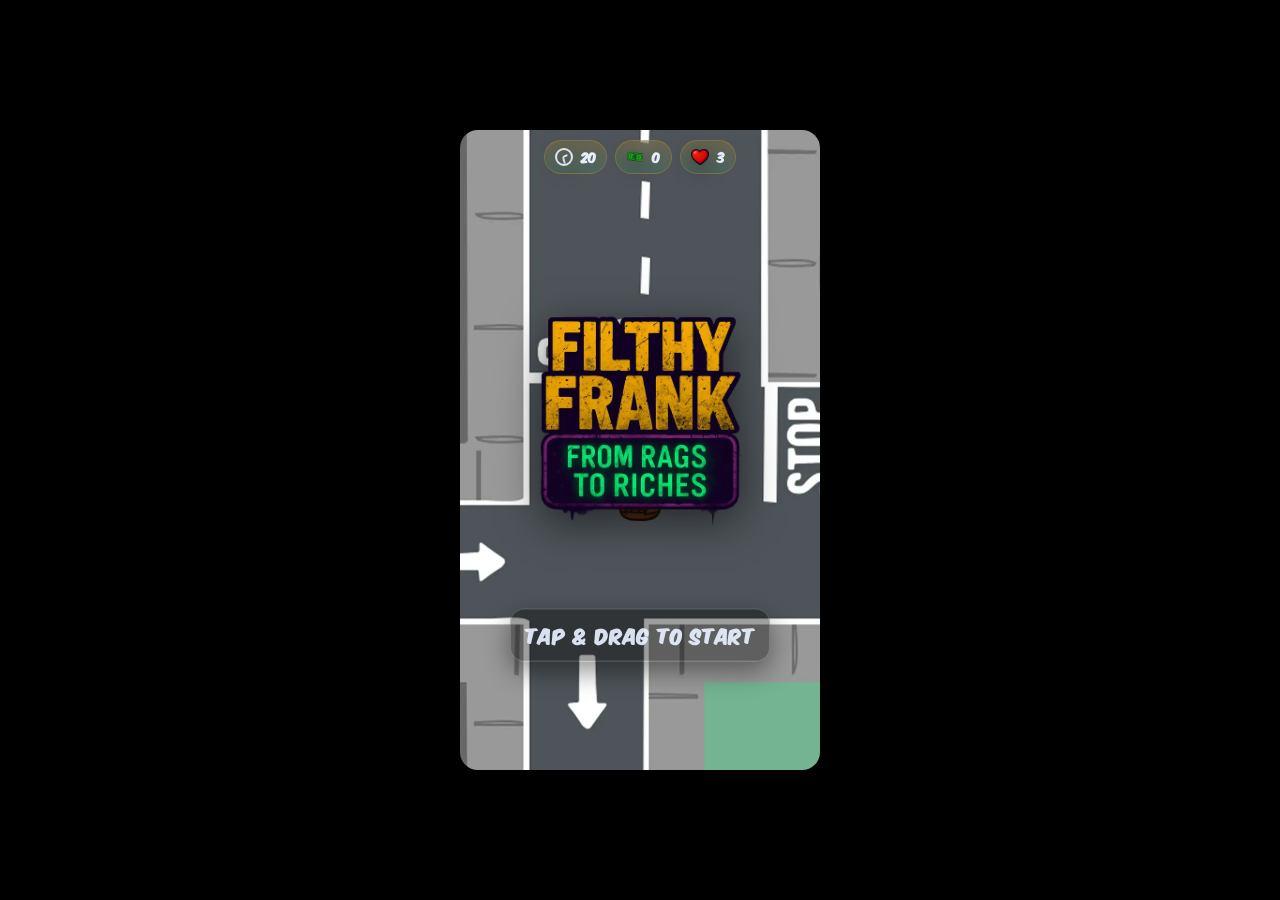
<file: playable/index.html>
﻿<!doctype html>
<html lang="en">
  <head>
    <meta charset="utf-8" />
    <meta
      name="viewport"
      content="width=device-width,initial-scale=1,maximum-scale=1,user-scalable=no,viewport-fit=cover"
    />
    <meta name="apple-mobile-web-app-capable" content="yes" />
    <meta name="mobile-web-app-capable" content="yes" />
    <title>Playable - Survive the Wave</title>
    <link rel="stylesheet" href="./style.css" />
  </head>
  <body>
    <div id="frame" aria-label="Playable frame">
      <canvas id="game" width="360" height="640"></canvas>

      <div id="hud">
        <div id="topbar">
          <div class="pill" id="pill-timer" aria-label="Time left">
            <span class="pill-icon icon-time" aria-hidden="true"></span>
            <span class="pill-value" id="hud-time">20</span>
          </div>
          <div class="pill" id="pill-money" aria-label="Cash collected">
            <img class="pill-icon" src="./assets/img/cash.webp" alt="" />
            <span class="pill-value" id="hud-money">0</span>
          </div>
          <div class="pill" id="pill-hp" aria-label="Health">
            <img class="pill-icon" src="./assets/ui/heart.webp" alt="" />
            <span class="pill-value" id="hud-hp">3</span>
          </div>
        </div>
        <div id="hint" aria-label="How to play hint">
          <img id="hint-logo" src="./assets/ui/logo.webp" alt="" />
          <div id="hint-text">TAP &amp; DRAG TO START</div>
        </div>
      </div>

      <div id="overlay" class="hidden" role="dialog" aria-modal="true">
        <div class="panel">
          <div class="title" id="overlay-title">PICK A</div>
          <div class="subtitle" id="overlay-subtitle">POWERUP</div>
          <div id="overlay-content"></div>
          <div id="overlay-actions"></div>
        </div>
      </div>
    </div>

    <script src="./bridge.js"></script>
    <script src="./polyfills.js"></script>
    <script src="./sfx.js"></script>
    <script src="./game.js"></script>
  </body>
</html>
</file>
<file: playable/style.css>
﻿:root {
  --bg: #0a0f1a;
  --fg: #e8f0ff;
  --muted: rgba(232, 240, 255, 0.75);
  --panel: rgba(10, 15, 26, 0.92);
  --stroke: rgba(232, 240, 255, 0.16);
  --accent: #4cff8a;
  --danger: #ff4c6a;
  --warn: #ffd24c;
  --brand-gold: #f2b21b;
  --brand-green: #32f59a;
}

@font-face {
  font-family: "FilthyFrankUI";
  src: url("./assets/fonts/KOMIKAXIS.ttf") format("truetype");
  font-display: swap;
}

html,
body {
  height: 100%;
  margin: 0;
  background: #000;
  color: var(--fg);
  font-family: FilthyFrankUI, system-ui, -apple-system, Segoe UI, Roboto, Arial, sans-serif;
}

/* Center a 360x640 "phone" frame, scale to fit window */
#frame {
  position: relative;
  width: min(360px, 100vw);
  height: min(640px, 100vh);
  aspect-ratio: 360 / 640;
  margin: 0 auto;
  top: 50%;
  transform: translateY(-50%);
  background: var(--bg);
  overflow: hidden;
  border-radius: 18px;
  box-shadow: 0 12px 40px rgba(0, 0, 0, 0.55);
}

@media (max-height: 680px) {
  #frame {
    border-radius: 0;
    top: 0;
    transform: none;
    width: 100vw;
    height: 100vh;
  }
}

canvas#game {
  width: 100%;
  height: 100%;
  display: block;
  touch-action: none;
  user-select: none;
  position: relative;
  z-index: 1;
}

#hud {
  position: absolute;
  inset: 0;
  pointer-events: none;
  z-index: 2;
}

#topbar {
  display: flex;
  gap: 8px;
  padding: 10px 10px 0 10px;
  align-items: center;
  justify-content: center;
  flex-wrap: wrap;
}

.pill {
  font-weight: 700;
  font-size: 12px;
  letter-spacing: 0.02em;
  padding: 7px 10px;
  border-radius: 999px;
  background: linear-gradient(180deg, rgba(242, 178, 27, 0.16), rgba(50, 245, 154, 0.10));
  border: 1px solid rgba(242, 178, 27, 0.22);
  backdrop-filter: blur(8px);
  white-space: nowrap;
  display: inline-flex;
  align-items: center;
  gap: 8px;
  line-height: 1;
}

.pill-icon {
  width: 18px;
  height: 18px;
  object-fit: contain;
  filter: drop-shadow(0 6px 10px rgba(0, 0, 0, 0.45));
  flex: 0 0 auto;
}

.pill-value {
  font-weight: 900;
  font-variant-numeric: tabular-nums;
}

.icon-time {
  width: 18px;
  height: 18px;
  border-radius: 50%;
  border: 2px solid rgba(232, 240, 255, 0.92);
  position: relative;
  box-sizing: border-box;
  filter: drop-shadow(0 6px 10px rgba(0, 0, 0, 0.35));
}

.icon-time::before,
.icon-time::after {
  content: "";
  position: absolute;
  left: 50%;
  top: 50%;
  transform-origin: left center;
  background: rgba(232, 240, 255, 0.92);
  border-radius: 2px;
}

/* hour hand */
.icon-time::before {
  width: 5px;
  height: 2px;
  transform: translate(-1px, -1px) rotate(-25deg);
}

/* minute hand */
.icon-time::after {
  width: 7px;
  height: 2px;
  transform: translate(-1px, -1px) rotate(75deg);
  opacity: 0.9;
}

#hint {
  position: absolute;
  left: 50%;
  top: 50%;
  transform: translate(-50%, -50%);
  width: min(320px, 92%);
  text-align: center;
  pointer-events: none;
  animation: hintPulse 1.15s ease-in-out infinite;
}

#hint-logo {
  display: block;
  width: min(240px, 88%);
  margin: 0 auto 10px auto;
  filter: drop-shadow(0 10px 22px rgba(0, 0, 0, 0.55));
}

#hint-text {
  display: inline-block;
  font-weight: 900;
  font-size: 18px;
  letter-spacing: 0.04em;
  color: rgba(232, 240, 255, 0.92);
  padding: 10px 14px;
  border-radius: 14px;
  background: rgba(0, 0, 0, 0.38);
  border: 1px solid rgba(255, 255, 255, 0.18);
  box-shadow: 0 10px 26px rgba(0, 0, 0, 0.42);
  text-transform: uppercase;
}

@keyframes hintPulse {
  0% {
    transform: translate(-50%, -50%) scale(0.98);
    opacity: 0.88;
  }
  55% {
    transform: translate(-50%, -50%) scale(1.06);
    opacity: 1;
  }
  100% {
    transform: translate(-50%, -50%) scale(0.98);
    opacity: 0.88;
  }
}

#overlay {
  position: absolute;
  inset: 0;
  display: grid;
  place-items: center;
  background: rgba(0, 0, 0, 0.55);
  padding: 14px;
  pointer-events: auto;
  z-index: 10;
}

#overlay.hidden {
  display: none;
}

.panel {
  width: min(320px, 92%);
  background: radial-gradient(120% 120% at 50% 0%, rgba(50, 245, 154, 0.10), transparent 50%),
    linear-gradient(180deg, rgba(10, 15, 26, 0.94), rgba(10, 15, 26, 0.86));
  border: 1px solid rgba(242, 178, 27, 0.24);
  border-radius: 16px;
  padding: 14px;
  box-shadow: 0 18px 46px rgba(0, 0, 0, 0.65);
  text-align: center;
  pointer-events: auto;
}

.title {
  font-weight: 900;
  font-size: 18px;
  margin-bottom: 6px;
  text-align: center;
}

.subtitle {
  color: var(--muted);
  font-weight: 700;
  font-size: 13px;
  margin-bottom: 12px;
  text-align: center;
}

/* Upgrade picker header: "PICK A" small + "POWERUP" big */
.title.powerup-title {
  font-size: 14px;
  margin-bottom: 2px;
  opacity: 0.95;
}

.subtitle.powerup-subtitle {
  font-size: 22px;
  margin-bottom: 12px;
  color: rgba(232, 240, 255, 0.92);
  letter-spacing: 0.06em;
}

#overlay-actions {
  display: grid;
  gap: 10px;
  margin-top: 12px;
}

.btn {
  appearance: none;
  border: 1px solid rgba(255, 255, 255, 0.14);
  background: rgba(255, 255, 255, 0.06);
  color: var(--fg);
  font-weight: 900;
  font-size: 14px;
  padding: 12px 12px;
  border-radius: 14px;
  display: flex;
  align-items: center;
  gap: 10px;
  justify-content: center;
  text-align: center;
  text-transform: uppercase;
  letter-spacing: 0.04em;
  pointer-events: auto;
}

.btn .btn-icon {
  width: 22px;
  height: 22px;
  object-fit: contain;
  flex: 0 0 auto;
  filter: drop-shadow(0 6px 10px rgba(0, 0, 0, 0.45));
}

.btn.primary {
  background: linear-gradient(180deg, rgba(76, 255, 138, 0.95), rgba(34, 201, 104, 0.95));
  border-color: rgba(76, 255, 138, 0.6);
  color: #062012;
}

.btn.primary .btn-icon {
  filter: drop-shadow(0 6px 10px rgba(0, 0, 0, 0.35));
}

.btn.cta {
  position: relative;
  overflow: hidden;
}

#overlay[data-mode="endcard"] .btn.cta {
  animation: ctaPulse 1.05s ease-in-out infinite;
}

#overlay[data-mode="endcard"] .btn.cta::after {
  content: "";
  position: absolute;
  inset: -40% -60%;
  background: linear-gradient(115deg, transparent 30%, rgba(255, 255, 255, 0.32) 48%, transparent 66%);
  transform: translateX(-30%) rotate(8deg);
  animation: ctaShine 1.35s ease-in-out infinite;
  pointer-events: none;
}

@keyframes ctaPulse {
  0% {
    transform: scale(1);
    box-shadow: 0 0 0 rgba(0, 0, 0, 0);
  }
  60% {
    transform: scale(1.03);
    box-shadow: 0 18px 40px rgba(0, 0, 0, 0.35);
  }
  100% {
    transform: scale(1);
    box-shadow: 0 0 0 rgba(0, 0, 0, 0);
  }
}

@keyframes ctaShine {
  0% {
    opacity: 0;
    transform: translateX(-45%) rotate(8deg);
  }
  20% {
    opacity: 0.9;
  }
  60% {
    opacity: 0;
    transform: translateX(45%) rotate(8deg);
  }
  100% {
    opacity: 0;
    transform: translateX(45%) rotate(8deg);
  }
}

.btn.danger {
  background: linear-gradient(180deg, rgba(255, 76, 106, 0.95), rgba(211, 39, 70, 0.95));
  border-color: rgba(255, 76, 106, 0.55);
  color: #24040a;
}

.btn:active {
  transform: translateY(1px);
}

.endcard {
  display: grid;
  gap: 10px;
  place-items: center;
  margin-top: 8px;
}

.endcard-icon-btn {
  appearance: none;
  border: 1px solid rgba(242, 178, 27, 0.28);
  background: rgba(0, 0, 0, 0.22);
  border-radius: 22px;
  padding: 8px;
  pointer-events: auto;
}

.endcard-icon-btn:active {
  transform: translateY(1px) scale(0.99);
}

.endcard-icon {
  width: 78px;
  height: 78px;
  border-radius: 18px;
  display: block;
  object-fit: cover;
  box-shadow: 0 14px 32px rgba(0, 0, 0, 0.55);
}

#overlay[data-mode="endcard"] .endcard-icon-btn {
  animation: iconBob 1.25s ease-in-out infinite;
}

@keyframes iconBob {
  0% {
    transform: translateY(0);
  }
  55% {
    transform: translateY(-4px);
  }
  100% {
    transform: translateY(0);
  }
}

.endcard-cash {
  font-weight: 900;
  font-size: 18px;
}

.endcard-tag {
  color: rgba(232, 240, 255, 0.72);
  font-weight: 800;
  font-size: 13px;
  letter-spacing: 0.04em;
}
</file>
